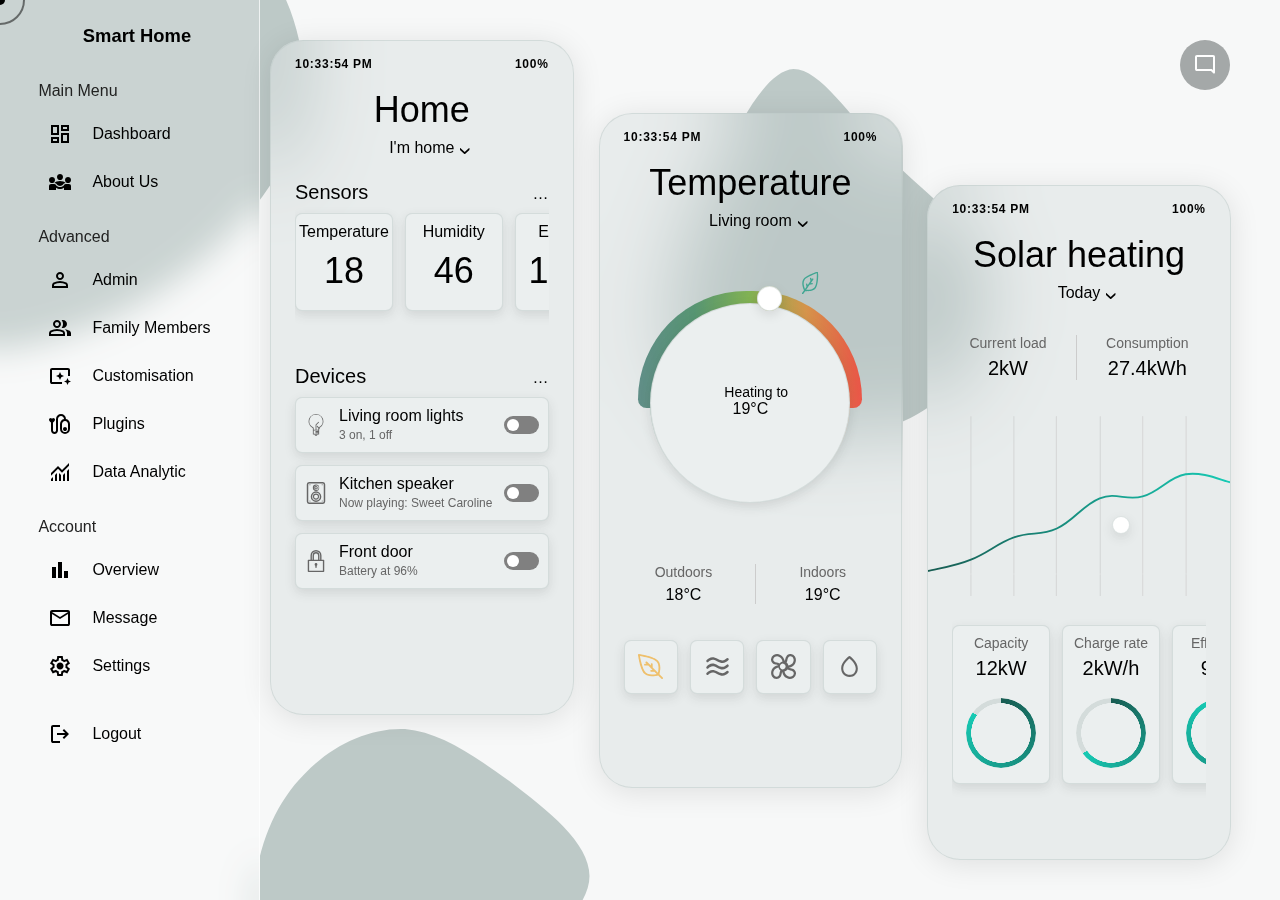
<file: index.html>
<!DOCTYPE html>
<html lang="en">

<head>
  <title>Home App Ui</title>
  <link rel="stylesheet" href="styles.css">
  <meta name="viewport" content="width=device-width, initial-scale=1.0">
  <link rel="stylesheet" href="https://fonts.googleapis.com/css2?family=Material+Symbols+Outlined:opsz,wght,FILL,GRAD@20..48,100..700,0..1,-50..200">
  <link rel="stylesheet" href="https://fonts.googleapis.com/css2?family=Material+Symbols+Outlined:opsz,wght,FILL,GRAD@48,400,0,0" />
    <link rel="stylesheet" href="https://fonts.googleapis.com/css2?family=Material+Symbols+Rounded:opsz,wght,FILL,GRAD@48,400,1,0" />
</head>

<body>

   <!-- Cursor -->

  <div class="cursor-dot" data-cursor-dot></div>
  <div class="cursor-outline" data-cursor-outline></div>

    <!-- Side navbar  -->

  <aside class="sidebar">
    <div class="logo">
      <h2>Smart Home</h2>
    </div>
    <ul class="links">
      <h4>Main Menu</h4>
      <li>
        <span class="material-symbols-outlined">dashboard</span>
        <a href="#">Dashboard</a>
      </li>
      <li>
        <span class="material-symbols-outlined">diversity_3</span>
        <a target="_blank" href="aboutus.html">About Us</a>
      </li>
     
      <hr>
      <h4>Advanced</h4>
      <li>
        <span class="material-symbols-outlined">person</span>
        <a href="#">Admin</a>
      </li>
      <li>
        <span class="material-symbols-outlined">group</span>
        <a href="#">Family Members</a>
      </li>
      <li>
        <span class="material-symbols-outlined">ambient_screen</span>
        <a href="#">Customisation</a>
      </li>
      <li>
        <span class="material-symbols-outlined">pacemaker</span>
        <a href="#">Plugins</a>
      </li>
      <li>
        <span class="material-symbols-outlined">monitoring</span>
        <a href="#"> Data Analytic</a>
      </li>
      <hr>
      <h4>Account</h4>
      <li>
        <span class="material-symbols-outlined">bar_chart</span>
        <a href="#">Overview</a>
      </li>
      <li>
        <span class="material-symbols-outlined">mail</span>
        <a href="#">Message</a>
      </li>
      <li>
        <span class="material-symbols-outlined">settings</span>
        <a href="#">Settings</a>
      </li>
      
      <li class="logout-link">
        <span class="material-symbols-outlined">logout</span>
        <a href="#">Logout</a>
      </li>
    </ul>
  </aside>

      <!-- Main Container box -->

  <div class="container">
      <!-- Screen 1 -->

    <div class="screen-1">
      <div class="ui--statusbar">
        <span class="current-time">7:31</span>
        <p class="Bstatus">
          <i class="ri-plug-line"></i>
      </p>
        <span class="Bpercentage">81%</span>
      </div>
      <div class="ui--screen-header">
        <span class="ui--screen-title">Home</span>
        <div class="ui--dropdown-menu">
          <button class="dropdown-toggle arrow">I'm home</button>
          <ul class="dropdown-item">
            <li>Cafe vibes</li>
            <li>I'm leaving</li>
            <li>Good morning</li>
            <li>Good night</li>
          </ul>
        </div>
      </div>
      <div class="ui--screen-section">
        <div class="ui--section-title">
          <span>Sensors</span>
          <div class="ui--dropdown-menu">
            <button class="dropdown-toggle">&hellip;</button>
            <ul class="dropdown-item right">
              <li>Refresh</li>
              <li>Manage sensors</li>
            </ul>
          </div>
        </div>
        <div class="ui--horizontal-scroll">
          <div class="ui--card ui--card-square">
            <span class="ui-card--title">Temperature</span>
            <span class="ui-card--value1">18</span>
          </div>
          <div class="ui--card ui--card-square">
            <span class="ui-card--title">Humidity</span>
            <span class="ui-card--value2">46</span>
          </div>
          <div class="ui--card ui--card-square">
            <span class="ui-card--title">Energy</span>
            <span class="ui-card--value">17<span class="suffix">kWh</span></span>
          </div>
        </div>
      </div>
      <div class="ui--screen-section">
        <div class="ui--section-title">
          <span>Devices</span>
          <div class="ui--dropdown-menu">
            <button class="dropdown-toggle">&hellip;</button>
            <ul class="dropdown-item right">
              <li>Refresh</li>
              <li>Manage devices</li>
            </ul>
          </div>
        </div>
        <div class="ui--stack">
          <div class="ui--card">
            <div class="ui-card--icon icon-lightbulb"></div>
            <div>
              <span class="ui-card--title">Living room lights</span>
              <span class="ui-card--subtitle">3 on, 1 off</span>
            </div>
            <div class="ui--toggle">
              <input type="checkbox" id="living-room-lights" />
              <label for="living-room-lights">Toggle</label>
            </div>
          </div>
          <div class="ui--card">
            <div class="ui-card--icon icon-speaker"></div>
            <div>
              <span class="ui-card--title">Kitchen speaker</span>
              <span class="ui-card--subtitle">Now playing: Sweet Caroline</span>
            </div>
            <div class="ui--toggle">
              <input type="checkbox" id="kitchen-speaker" />
              <label for="kitchen-speaker">Toggle</label>
            </div>
          </div>
          <div class="ui--card">
            <div class="ui-card--icon icon-lock"></div>
            <div>
              <span class="ui-card--title">Front door</span>
              <span class="ui-card--subtitle">Battery at 96%</span>
            </div>
            <div class="ui--toggle">
              <input type="checkbox" id="front-door" />
              <label for="front-door">Toggle</label>
            </div>
          </div>
        </div>
      </div>
    </div>

      <!-- Screen 2 -->

    <div class="screen-2">
      <div class="ui--statusbar">
        <span class="current-time">7:31</span>
        <span class="Bpercentage">81%</span>
      </div>
      <div class="ui--screen-header">
        <span class="ui--screen-title">Temperature</span>
        <div class="ui--dropdown-menu">
          <button class="dropdown-toggle arrow">Living room</button>
          <ul class="dropdown-item">
            <li>Kitchen</li>
            <li>Dining room</li>
            <li>Master bedroom</li>
            <li>Office</li>
          </ul>
        </div>
      </div>
      <div class="ui--screen-section">
        <div class="ui--dial-wrapper">
          <div class="ui-dial--outer">
            <div id="range--selector"></div>
            <div id="range"></div>
          </div>
          <div class="ui--dial-inner">
            <span class="ui--dial-status">&nbsp;&nbsp;&nbsp;Heating to</span>
            <span class="ui--dial-value3">19<span class="suffix">°C</span>
          </div>
        </div>
      </div>
      <div class="ui--screen-section">
        <div class="ui--stack-horizontal" style="margin-top: 36px">
          <div class="ui--detail">
            <span class="ui--detail-title">Outdoors</span>
            <span class="ui--detail-value1">18<span class="suffix">°C</span></span>
          </div>
          <div class="vertical-separator"></div>
          <div class="ui--detail">
            <span class="ui--detail-title">Indoors</span>
            <span class="ui--detail-value2">19<span class="suffix">°C</span></spa>
          </div>
        </div>
      </div>
      <div class="ui--screen-section">
        <div class="ui--stack-horizontal" style="margin-top: 36px">
          <div class="ui--card ui--card-square-sm">
            <div class="ui--button">
              <input type="checkbox" id="eco-mode" checked>
              <label for="eco-mode" class="icon-eco">Eco mode</label>
            </div>
          </div>
          <div class="ui--card ui--card-square-sm">
            <div class="ui--button">
              <input type="checkbox" id="air-flow">
              <label for="air-flow" class="icon-air">Air flow</label>
            </div>
          </div>
          <div class="ui--card ui--card-square-sm">
            <div class="ui--button">
              <input type="checkbox" id="fan-speed">
              <label for="fan-speed" class="icon-fan">Fan speed</label>
            </div>
          </div>
          <div class="ui--card ui--card-square-sm">
            <div class="ui--button">
              <input type="checkbox" id="humidity">
              <label for="humidity" class="icon-water">Humidity</label>
            </div>
          </div>
        </div>
      </div>
    </div>

    <!-- Screen 3 -->

    <div class="screen-3">
      <div class="ui--statusbar">
        <span class="current-time">7:31</span>
        <span class="Bpercentage">81%</span>
      </div>
      <div class="ui--screen-header">
        <span class="ui--screen-title">Solar heating</span>
        <div class="ui--dropdown-menu">
          <button class="dropdown-toggle arrow">Today</button>
          <ul class="dropdown-item">
            <li>Yesterday</li>
            <li>This week</li>
            <li>Last week</li>
            <li>This month</li>
          </ul>
        </div>
      </div>
      <div class="ui--screen-section">
        <div class="ui--screen-section">
          <div class="ui--stack-horizontal">
            <div class="ui--detail">
              <span class="ui--detail-title">Current load</span>
              <span class="ui--detail-value">2<span class="suffix">kW</span></span>
            </div>
            <div class="vertical-separator"></div>
            <div class="ui--detail">
              <span class="ui--detail-title">Consumption</span>
              <span class="ui--detail-value">27.4<span class="suffix">kWh</span></spa>
            </div>
          </div>
        </div>
        <div class="ui--screen-section">
          <div class="ui--graph"></div>
          <div class="ui-graph--marker"></div>
        </div>
        <div class="ui--screen-section">
          <div class="ui--horizontal-scroll">
            <div class="ui--card ui--card-square">
              <div class="ui--detail">
                <span class="ui--detail-title">Capacity</span>
                <span class="ui--detail-value">12<span class="suffix">kW</span></spa>
              </div>
              <div class="ui--chart-pie" style="--p:85">
                <span>85%</span>
              </div>
            </div>
            <div class="ui--card ui--card-square">
              <div class="ui--detail">
                <span class="ui--detail-title">Charge rate</span>
                <span class="ui--detail-value">2<span class="suffix">kW/h</span></spa>
              </div>
              <div class="ui--chart-pie" style="--p:65">
                <span>4h<br />to full</span>
              </div>
            </div>
            <div class="ui--card ui--card-square">
              <div class="ui--detail">
                <span class="ui--detail-title">Efficiency</span>
                <span class="ui--detail-value">95<span class="suffix">%</span></spa>
              </div>
              <div class="ui--chart-pie" style="--p:95">
                <span>95%</span>
              </div>
            </div>
          </div>
        </div>
      </div>
    </div>

        <!-- Chatbot -->
    
   <button class="chatbot-toggler">
    <span class="material-symbols-rounded">mode_comment</span>
    <span class="material-symbols-outlined">close</span>
  </button>
  <div class="chatbot">
    <header>
      <h2>Chatbot</h2>
      <span class="close-btn material-symbols-outlined">close</span>
    </header>
    <ul class="chatbox">
      <li class="chat incoming">
        <span class="material-symbols-outlined">smart_toy</span>
        <p>Hi there 👋<br>How can I help you today?</p>
      </li>
    </ul>
    <div class="chat-input">
      <textarea placeholder="Enter a message..." spellcheck="false" required></textarea>
      <span id="send-btn" class="material-symbols-rounded">send</span>
    </div>
    
  </div>
 

</body>
<script src="script.js"></script>

</html>
</file>
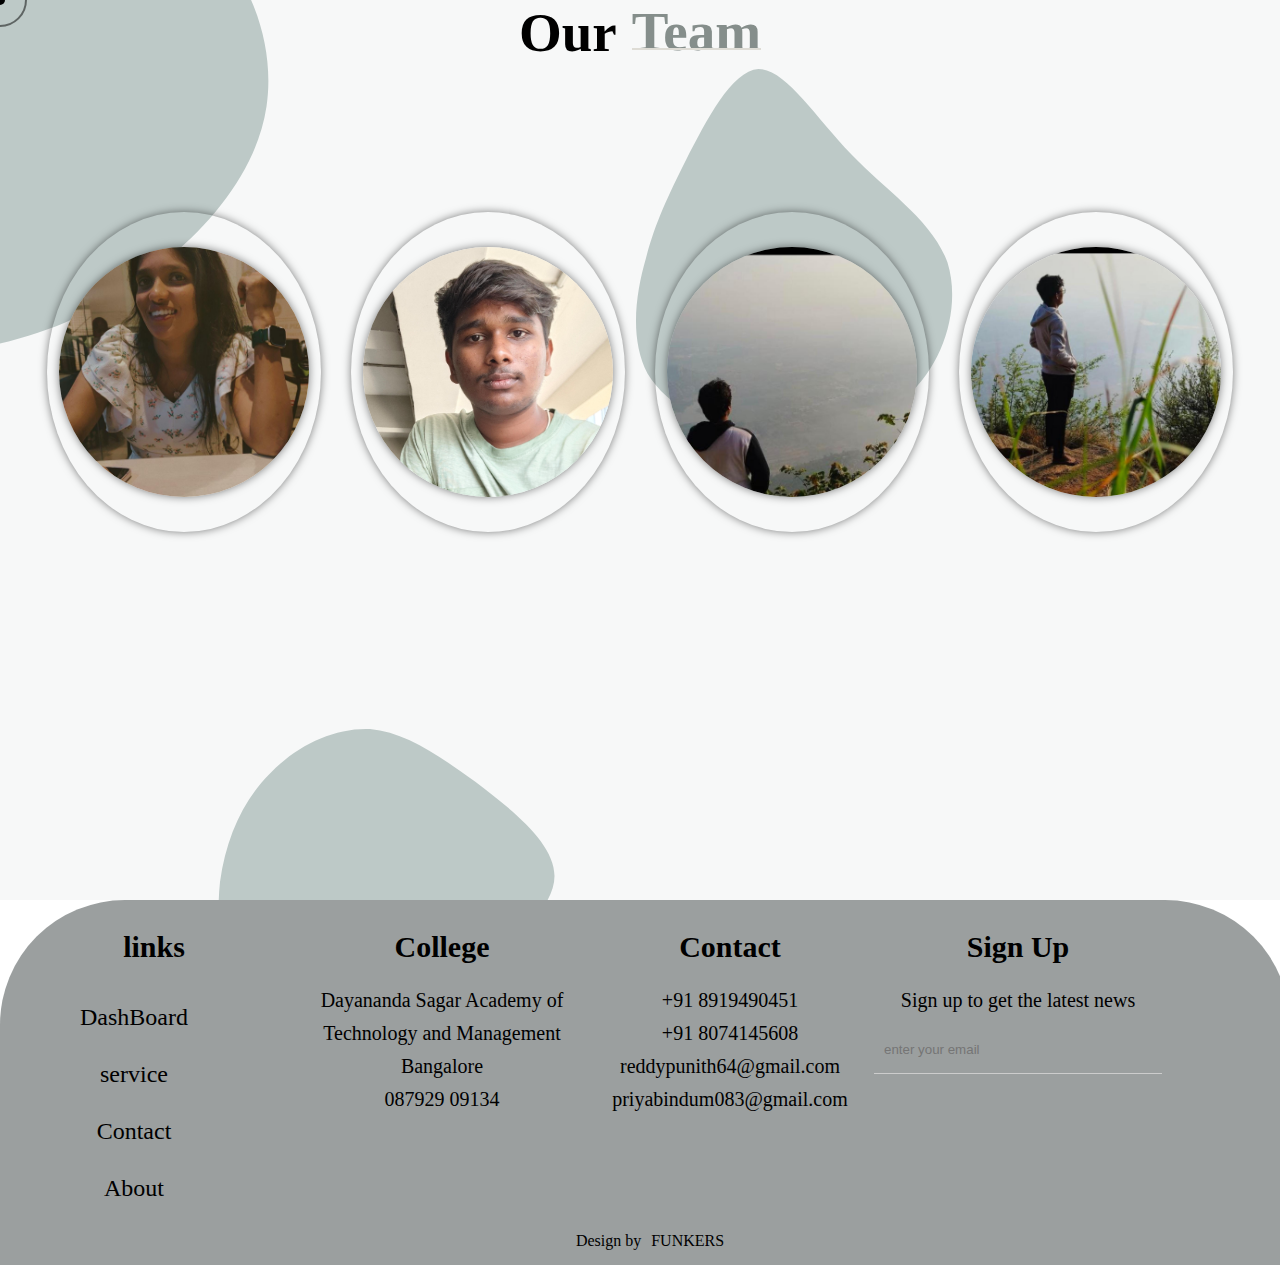
<file: aboutus.html>
<!DOCTYPE html>
<html lang="en">
<head>
    <meta charset="UTF-8">
    <meta name="viewport" content="width=device-width, initial-scale=1.0">
    <title>About Us</title>
    <link rel="stylesheet" href="aboutus.css">
    <link rel="stylesheet" href="https://cdnjs.cloudflare.com/ajax/libs/font-awesome/6.1.1/css/all.min.css" integrity="sha512-KfkfwYDsLkIlwQp6LFnl8zNdLGxu9YAA1QvwINks4PhcElQSvqcyVLLD9aMhXd13uQjoXtEKNosOWaZqXgel0g==" crossorigin="anonymous" referrerpolicy="no-referrer" />
    <link rel="stylesheet" href="https://fonts.googleapis.com/css2?family=Material+Symbols+Outlined:opsz,wght,FILL,GRAD@24,400,0,0" />
</head>
<body>
    <!--Profile boxes-->

     <div class="team">
        <h1>Our<span>Team</span></h1>

        <div class="team_box">
            <div class="profile">
                <img src="WhatsApp Image 2023-12-20 at 17.38.14_94f8470b.jpg">

                <div class="info">
                    <h2 class="name">Bindu Priya M</h2>
                    <p class="bio">Intern @Varcons Technology</p>

                    <div class="team_icon">
                        <i class="fa-brands fa-facebook-f"></i>
                        <i class="fa-brands fa-twitter"></i>
                        <i class="fa-brands fa-instagram"></i>
                    </div>

                </div>

            </div>

            <div class="profile">
                <img src="WhatsApp Image 2023-12-20 at 17.48.30_6d431e93.jpg">

                <div class="info">
                    <h2 class="name">Punith CV</h2>
                    <p class="bio">Intern @Varcons Technology</p>

                    <div class="team_icon">
                        <i class="fa-brands fa-facebook-f"></i>
                        <i class="fa-brands fa-twitter"></i>
                        <i class="fa-brands fa-instagram"></i>
                    </div>

                </div>

            </div>

            <div class="profile">
                <img src="WhatsApp Image 2023-12-20 at 17.28.52_a19c6826.jpg">

                <div class="info">
                    <h2 class="name">Nithin B</h2>
                    <p class="bio">Intern @Varcons Technology</p>

                    <div class="team_icon">
                        <i class="fa-brands fa-facebook-f"></i>
                        <i class="fa-brands fa-twitter"></i>
                        <i class="fa-brands fa-instagram"></i>
                    </div>

                </div>

            </div>

            <div class="profile">
                <img src="WhatsApp Image 2023-12-20 at 17.28.44_ec33f3d6.jpg">

                <div class="info">
                    <h2 class="name">Gowtham G</h2>
                    <p class="bio">Intern @Varcons Technology</p>

                    <div class="team_icon">
                        <i class="fa-brands fa-facebook-f"></i>
                        <i class="fa-brands fa-twitter"></i>
                        <i class="fa-brands fa-instagram"></i>
                    </div>

                </div>

            </div>

        </div>

    </div> 



    <!--Footer-->

     <footer>
        <div class="footer_main">

            <div class="footer_tag">
                <h2>links</h2>
                <ul>
                    <li><a href="index.html">DashBoard</a></li>
                    <li><a href="#">service</a></li>
                    <li><a href="#">Contact</a></li>
                    <li><a href="#">About</a></li>
                </ul>
            </div>

            <div class="footer_tag">
                <h2>College</h2>
                <p>Dayananda Sagar Academy of</p>
                <p>Technology and Management</p>
                <p>Bangalore</p>
                
                <p>087929 09134</p>
            </div>

            <div class="footer_tag">
                <h2>Contact</h2>
                <p>+91 8919490451</p>
                <p>+91 8074145608</p>
                <p>reddypunith64@gmail.com</p>
                <p>priyabindum083@gmail.com</p>
            </div>

            <div class="footer_tag">
                <h2>Sign Up</h2>
                <p>Sign up to get the latest news</p>
                <br>
                <form name="submit-to-google-sheet">
                    <i class="far fa-envelope"></i>
                    <input type="email" name="Email" placeholder="enter your email" required>
                    <button type="submit"><i class="fas fa-arrow-right"></i></button>
                </form>
                <span id="msg"></span>
                <div class="social-icons">
                    <a target="_blank" href="https://www.facebook.com/61554023110094/posts/pfbid025YMNTtDhntamPYZVPBUD2sGSM8vbseqttsdUV4xYk8YyxeYpzpUPNeYRmYXdnVhNl/?d=w&mibextid=0cALme"><i class="fab fa-facebook-f"></i></a>
                    <a target="_blank" href="https://twitter.com/Akshar08117979?t=tKH-zNq8m2YEEro3xfCcoA&s=08"><i class="fab fa-twitter"></i></a>
                    <a target="_blank" href="https://web.whatsapp.com/"><i class="fab fa-whatsapp"></i></a>
                    <a target="_blank" href="https://instagram.com/abhinav_r_bharadwaj12?igshid=MzMyNGUyNmU2YQ%3D%3D&utm_source=qr"><i class="fab fa-instagram"></i></a>
                </div>
            </div>

        </div>

        <p class="end">Design by<span><i class="fa-solid fa-face-grin"></i> FUNKERS</span></p>

    </footer>  




    <div class="cursor-dot" data-cursor-dot></div>
    <div class="cursor-outline" data-cursor-outline></div>

    <!-- javascricpt part -->
    
    <script>

            // Sign Up email to store the data in google sheets

        const scriptURL = 'https://script.google.com/macros/s/AKfycbwimZtPUrakbEPmQ64g605kpibl4486om_KlBpNJ7mSr-QGbCGhS9vN7AsozIasPqHwvA/exec'
        const form = document.forms['submit-to-google-sheet']
        const msg = document.getElementById("msg")

        form.addEventListener('submit', e => {
          e.preventDefault()
          fetch(scriptURL, { method: 'POST', body: new FormData(form)})
            .then(response => {
                msg.innerHTML = "Thanks for Subscribing!"
                setTimeout(function(){
                    msg.innerHTML = ""
                },5000)
                form.reset()
            })
            .catch(error => console.error('Error!', error.message))
        })


            // Cursor Animation


        const cursorDot = document.querySelector("[data-cursor-dot]");
        const cursorOutline = document.querySelector("[data-cursor-outline]");

        window.addEventListener("mousemove", function (e){
            const posX = e.clientX;
            const posY = e.clientY;

            cursorDot.style.left = `${posX}px`;
            cursorDot.style.top = `${posY}px`;

            cursorOutline.animate({
                left: `${posX}px`,
                top: `${posY}px`
            }, { duration: 500, fill: "forwards"});
        });


      </script>

</body>
</html>
</file>
<file: styles.css>
@charset "UTF-8";
@import url("https://fonts.googleapis.com/css2?family=Poppins:wght@400;500;600;700&display=swap");


:root {
--primary-bg: #f4f4f4;
--primary-fg: #ebefef;
--primary-shadow: #d3e3e0;
--primary-border: rgba(189, 201, 199, 0.5);
--secondary-shadow: 0 4px 12px rgba(0, 0, 0, 0.1);
}

* {
box-sizing: border-box;
margin: 0;
padding: 0;
}

*:focus {
outline: none;
}

/* scrollbar section  */

::-webkit-scrollbar {
width: 14px;
height: 11px;
}

::-webkit-scrollbar-thumb {
height: 6px;
border: 4px solid rgba(0, 0, 0, 0);
background-clip: padding-box;
background-color: rgba(0, 0, 0, 0.2);
-webkit-border-radius: 7px;
-webkit-box-shadow: inset -1px -1px 0px rgba(0, 0, 0, 0.05), inset 1px 1px 0px rgba(0, 0, 0, 0.05);
}

::-webkit-scrollbar-button {
display: none;
width: 0;
height: 0;
}

::-webkit-scrollbar-corner {
background-color: transparent;
}

/* body */

html,
body {
width: 100%;
height: 100vh;
background-color: var(--primary-bg);
margin: 0;
font-family: system, -apple-system, ".SFNSText-Regular", "San Francisco", "Roboto", "Segoe UI", "Helvetica Neue", "Lucida Grande", sans-serif;
font-size: 16px;
cursor: none; 
scroll-behavior: smooth;

}

/* sidebar navigation */

.sidebar {
  position: fixed;
  top: 0;
  left: 0;
  width: 110px;
  height: 100%;
  display: flex;
  align-items: center;
  flex-direction: column;
  background: rgba(255, 255, 255, 0.2);
  backdrop-filter: blur(17px);
  --webkit-backdrop-filter: blur(17px);
  border-right: 1px solid rgba(255, 255, 255, 0.7);
  transition: width 0.3s ease;
}
.sidebar:hover {
  width: 260px;
}
.sidebar .logo {
  color: #000;
  display: flex;
  align-items: center;
  padding: 25px 10px 15px;
}
.logo img {
  width: 43px;
  border-radius: 50%;
}
.logo h2 {
  font-size: 1.15rem;
  font-weight: 600;
  margin-left: 15px;
  display: none;
}
.sidebar:hover .logo h2 {
  display: block;
}
.sidebar .links {
  list-style: none;
  margin-top: 20px;
  overflow-y: auto;
  scrollbar-width: none;
  height: calc(100% - 140px);
}
.sidebar .links::-webkit-scrollbar {
  display: none;
}
.links li {
  display: flex;
  border-radius: 4px;
  align-items: center;
}
.links li:hover {
  cursor: pointer;
  background: #fff;
}
.links h4 {
  color: #222;
  font-weight: 500;
  display: none;
  margin-bottom: 10px;
}
.sidebar:hover .links h4 {
  display: block;
}
.links hr {
  margin: 10px 8px;
  border: 1px solid #4c4c4c;
}
.sidebar:hover .links hr {
  border-color: transparent;
}
.links li span {
  padding: 12px 10px;
}
.links li a {
  padding: 10px;
  color: #000;
  display: none;
  font-weight: 500;
  white-space: nowrap;
  text-decoration: none;
}
.sidebar:hover .links li a {
  display: block;
}
.links .logout-link {
  margin-top: 20px;
}

/* cursor animation */

.cursor-dot{
  width: 10px;
  height: 10px;
  background-color: #000000;
}
.cursor-outline{
  width: 50px;
  height: 50px;
  border: 2px solid hsla(0, 100%, 0%, 0.5);
}
.cursor-dot,
.cursor-outline{
  position: fixed;
  top: 0;
  left: 0;
  transform: translate(-50%,-50%);
  border-radius: 50%;
  z-index: 1;
  pointer-events: none;
}

/* main container box */

.container {
width: 100%;
height: 900px;
padding-top: 40px;
padding-left: 270px;
padding-right: 40px;
padding-bottom: 40px;
box-shadow: 1px 2px 29px 2px var(--primary-shadow);
display: grid;
grid-template-columns: 0.33fr 0.33fr 0.33fr;
grid-template-rows: 1fr;
gap: 0px 25px;
grid-template-areas: "screen-1 screen-2 screen-3";
background-image: url("data:image/svg+xml,%3Csvg xmlns='http://www.w3.org/2000/svg' viewBox='0 0 900 600'%3E %3Cpath fill='%23f7f8f8' d='M0 0h900v600H0z'/%3E %3Cpath fill='%23BDC9C7' d='M147-53c38 24 61 77 54 124s-44 87-82 114c-38 28-78 43-124 49-45 6-96 1-115-26-19-28-6-79-3-127s-5-94 14-117S-44-60 5-64c50-4 104-12 142 11Zm444 156c24 25 54 44 64 72 9 29-2 67-27 89-24 23-62 30-96 26s-64-19-77-41c-12-23-8-53-1-77 6-23 14-40 27-66 13-25 30-59 48-60 18 0 37 31 62 57ZM340 521c25 19 53 41 53 63s-28 44-53 54-47 8-74 13-58 17-77 7c-18-11-22-42-19-70 4-29 15-54 33-72 18-19 43-31 67-30 23 2 45 17 70 35Z'/%3E %3C/svg%3E");
background-size: cover;
min-height: 100vh;

}

/* 3 screen cards */

.screen-1,
.screen-2,
.screen-3 {
backdrop-filter: blur(40px);
background: rgba(189, 201, 199, 0.25);
border-radius: 16px;
box-shadow: 0 4px 30px rgba(0, 0, 0, 0.1);
border: 1px solid var(--primary-border);
height: 675px;
border-radius: 33px;
padding: 16px 24px;
overflow: hidden;
}

.screen-1 {
grid-area: screen-1;
align-self: start;
}

.screen-2 {
grid-area: screen-2;
align-self: center;
}

.screen-3 {
grid-area: screen-3;
align-self: end;
}

 /* status bar */

 .ui--statusbar {
display: flex;
flex-direction: row;
justify-content: space-between;
}

.ui--statusbar span {
font-size: 12px;
font-weight: bold;
letter-spacing: 0.75px;
}

.ui--screen-header {
display: flex;
flex-direction: column;
justify-content: center;
align-items: center;
padding: 18px 0 24px 0;
}

.ui--screen-title {
font-size: 36px;
margin-bottom: 8px;
pointer-events: none;
}

.ui--dropdown-menu {
position: relative;
}

.ui--dropdown-menu:focus-within .dropdown-item {
display: block;
}

.ui--dropdown-menu .dropdown-toggle {
all: unset;
font-size: 16px;
position: relative;
cursor: pointer;
}

.ui--dropdown-menu .dropdown-toggle.arrow::after {
content: "›";
position: absolute;
transform: rotate(90deg);
right: -16px;
bottom: -8px;
font-size: 24px;
}

.ui--dropdown-menu .dropdown-toggle.arrow:focus::after {
transform: rotate(270deg);
right: -10px;
}

.ui--dropdown-menu .dropdown-item {
position: absolute;
top: 0;
left: 50%;
transform: translateX(-50%);
width: 150px;
display: none;
z-index: 3;
transition: all 0.5s ease;
list-style: none;
margin: 36px 0 0 0;
padding: 0;
text-align: center;
background: var(--primary-fg);
box-shadow: var(--secondary-shadow);
border: 1px solid var(--primary-border);
border-radius: 7px;
backdrop-filter: blur(40px);
}

.ui--dropdown-menu .dropdown-item.right {
right: -80px;
left: unset;
text-align: left;
}

.ui--dropdown-menu .dropdown-item li {
padding: 8px 12px;
margin: 6px 0;
cursor: pointer;
line-height: 1;
font-size: 16px;
}

.ui--screen-section+.ui--screen-section {
margin-top: 36px;
}

.ui--screen-section .ui--section-title {
font-size: 20px;
display: flex;
flex-direction: row;
justify-content: space-between;
}

.ui--horizontal-scroll {
display: flex;
overflow-x: scroll;
padding: 9px 9px 18px 0;
column-gap: 12px;
}

.ui--card {
display: flex;
flex-direction: row;
align-items: center;
backdrop-filter: blur(40px);
width: 100%;
padding: 9px;
background: var(--primary-fg);
box-shadow: var(--secondary-shadow);
border: 1px solid var(--primary-border);
border-radius: 7px;
}

.ui--card.ui--card-square {
flex-direction: column;
aspect-ratio: 1/1;
min-width: 40%;
}

.ui--card.ui--card-square-sm {
flex-direction: column;
aspect-ratio: 1/1;
justify-content: center;
}

.ui--card.ui--card-square-sm .ui-card--icon {
width: 25px;
height: 25px;
}

.ui--card.ui--card-square-sm .ui-card--icon.active {
filter: sepia(1) brightness(1.25) contrast(2.5);
}

.ui--card .ui-card--title {
margin-top: 0;
display: block;
pointer-events: none;
}

.ui--card .ui-card--subtitle {
color: #666;
font-size: 12px;
pointer-events: none;
}

.ui--card .ui-card--value {
margin: auto;
font-size: 36px;
pointer-events: none;
}

.ui--card .ui-card--value .suffix {
font-size: 14px;
vertical-align: super;
margin-left: 2px;
}
.ui--card .ui-card--value1 {
margin: auto;
font-size: 36px;
pointer-events: none;
}
  
.ui--card .ui-card--value2 {
margin: auto;
font-size: 36px;
pointer-events: none;
}
    
.ui--card .ui-card--icon {
font-size: 0px;
width: 22px;
height: 22px;
}

.ui--stack .ui--card .ui-card--icon {
margin-right: 12px;
}

.ui--stack .ui--card .ui--toggle {
margin-left: auto;
}

.ui--stack-horizontal {
display: flex;
flex-direction: row;
justify-content: space-evenly;
column-gap: 12px;
margin: 9px 0;
}

.ui--stack-horizontal .vertical-separator {
width: 1px;
background: #ccc;
}

.ui--stack {
display: flex;
flex-direction: column;
row-gap: 12px;
margin: 9px 0;
}

.ui--toggle input[type=checkbox] {
height: 0;
width: 0;
visibility: hidden;
float: left;
}

.ui--toggle label {
cursor: pointer;
text-indent: -9999px;
width: 35px;
height: 18px;
background: grey;
display: block;
border-radius: 35px;
position: relative;
}

.ui--toggle label:after {
content: "";
position: absolute;
top: 3px;
left: 3px;
width: 12px;
height: 12px;
background: #fff;
border-radius: 18px;
transition: 0.3s;
}

.ui--toggle input:checked+label {
background: #e27708;
}

.ui--toggle input:checked+label:after {
left: calc(100% - 3px);
transform: translateX(-100%);
}

.ui--toggle label:active:after {
width: 16px;
}

.ui--button input[type=checkbox] {
height: 0;
width: 0;
visibility: hidden;
float: left;
}

.ui--button label {
cursor: pointer;
text-indent: -9999px;
width: 25px;
height: 25px;
display: block;
position: relative;
}

.ui--button input:checked+label {
filter: sepia(1) brightness(1.25) contrast(2.5);
}

.ui--dial-wrapper {
height: 250px;
display: flex;
flex-direction: row;
justify-content: center;
margin-top: 24px;
position: relative;
}

.ui-dial--outer {
position: relative;
}

#range--selector {
position: absolute;
width: 25px;
height: 25px;
background: #fff;
box-shadow: var(--secondary-shadow);
backdrop-filter: blur(40px);
border: 1px solid var(--primary-border);
top: 8px;
left: 52.5%;
border-radius: 50%;
z-index: 2;
cursor: pointer;
}

#range--selector::before {
content: "18°C";
color: #666;
font-size: 14px;
position: absolute;
top: -28px;
opacity: 0;
transition: opacity 0.2s;
}

#range--selector:hover::before {
opacity: 1;
}

#range {
position: relative;
width: 250px;
height: 125px;
border-radius: 125px 125px 10px 10px;
border: 30px solid transparent;
background-clip: padding-box;
border-bottom: 0;
}

#range::before {
content: "";
position: absolute;
top: -12px;
right: -12px;
bottom: 0;
left: -12px;
z-index: -1;
margin: -5px;
border-radius: inherit;
background: linear-gradient(to right, #185c52, #18723e, #62a613, #e27708, #ff1400);
opacity: 0.65;
}

#range::after {
content: "";
position: absolute;
top: -35px;
right: 25px;
height: 20px;
width: 20px;
color: #666;
transform: rotate(80deg);
background-image: url("data:image/svg+xml,%3Csvg xmlns='http://www.w3.org/2000/svg' xml:space='preserve' viewBox='0 0 297 297'%3E %3Cpath fill='%2342a693' d='m294 279-39-39c6-25 27-119-19-164C186 26 19 1 12 0 9 0 5 1 3 3s-3 6-3 9c1 7 26 174 76 224 19 19 49 29 88 29 33 0 63-7 76-10l39 39a10 10 0 0 0 15 0c4-4 4-11 0-15zm-130-35c-34 0-58-8-73-23-19-18-37-61-52-122-8-31-13-59-16-76 17 3 45 8 76 16 61 15 104 33 122 52 32 32 23 99 16 131l-63-63v-40a10 10 0 0 0-21 0v19l-48-48a11 11 0 0 0-15 15l11 11H83a10 10 0 0 0 0 21h39l52 52h-18a10 10 0 0 0 0 21h39l27 27c-14 3-36 7-58 7z'/%3E %3C/svg%3E");
}

.ui--dial-inner {
display: flex;
flex-direction: column;
justify-content: center;
align-items: center;
backdrop-filter: blur(40px);
position: absolute;
top: 25px;
left: 50%;
transform: translateX(-50%);
width: 200px;
height: 200px;
border-radius: 50%;
background: var(--primary-fg);
box-shadow: var(--secondary-shadow);
border: 1px solid var(--primary-border);
pointer-events: none;
}

.ui--dial-status {
font-size: 14px;
margin-top: -4px;
}

.ui--dial-value {
display: flex;
flex-direction: row;
align-items: center;
font-size: 56px;
line-height: 1;
}

.ui--dial-value .suffix {
font-size: 18px;
width: 0px;
float: right;
margin-top: 9px;
margin-left: 3px;
}

.ui--detail {
text-align: center;
}

.ui--detail .ui--detail-title {
display: block;
font-size: 14px;
color: #666;
margin-bottom: 6px;
}

.ui--detail .ui--detail-value {
font-size: 20px;
}

.ui--graph {
position: relative;
margin: 16px -24px -16px -24px;
width: calc(100% + 48px);
height: 180px;
background-image: url("data:image/svg+xml,%3Csvg xmlns='http://www.w3.org/2000/svg' xmlns:xlink='http://www.w3.org/1999/xlink' viewBox='0 0 640 334'%3E %3Cdefs%3E %3ClinearGradient id='a'%3E %3Cstop offset='0' stop-color='%23185c52'/%3E %3Cstop offset='1' stop-color='%2317cab4'/%3E %3C/linearGradient%3E %3ClinearGradient xlink:href='%23a' id='b' x1='-.3' x2='640.3' y1='224.9' y2='224.9' gradientUnits='userSpaceOnUse'/%3E %3C/defs%3E %3Cpath fill='none' stroke='%23ccc' stroke-width='1.5' d='M182 0v334M272 0v334M365 0v334M91 0v334'/%3E %3Cpath fill='none' d='M0 328c18-5 55-9 91-24 36-14 55-34 91-47 36-14 55-2 91-19 36-16 55-50 91-64s55 6 91-4 55-41 91-47 73 13 91 17'/%3E %3Cpath fill='none' stroke='%23ccc' stroke-width='1.5' d='M455 0v334M547 0v334'/%3E %3Cpath fill='none' stroke='url(%23b)' stroke-width='4' d='M0 328c18-5 55-9 91-24 36-14 55-34 91-47 36-14 55-2 91-19 36-16 55-50 91-64s55 6 91-4 55-41 91-47 76 13 94 17'/%3E %3C/svg%3E");
background-size: contain;
}

.ui-graph--marker {
backdrop-filter: blur(40px);
content: "";
position: absolute;
width: 18px;
height: 18px;
background: #fff;
box-shadow: var(--secondary-shadow);
border: 1px solid var(--primary-border);
top: 49%;
left: 61%;
border-radius: 50%;
z-index: 2;
cursor: pointer;
}

.ui-graph--marker::after {
content: "8.021 kWh";
opacity: 0;
width: max-content;
position: absolute;
top: -50px;
left: 50%;
transform: translateX(-50%);
transition: opacity 0.2s;
}

.ui-graph--marker:hover::after {
opacity: 1;
}

.ui--chart-pie {
width: 70px;
aspect-ratio: 1/1;
position: relative;
display: inline-grid;
margin: 18px 6px 6px;
place-content: center;
color: #666;
text-align: center;
font-size: 14px;
cursor: pointer;
}

.ui--chart-pie span {
opacity: 0;
transition: opacity 0.2s;
}

.ui--chart-pie:hover span {
opacity: 1;
}

.ui--chart-pie::before {
content: "";
position: absolute;
border-radius: 50%;
}

.ui--chart-pie::before {
inset: 0;
background: conic-gradient(#185c52 0%, #17cab4 calc(var(--p) * 1%), var(--primary-border) 0);
-webkit-mask-image: radial-gradient(farthest-side, #0000 calc(99% - 5px), #000 calc(100% - 5px));
mask-image: radial-gradient(farthest-side, #0000 calc(99% - 5px), #000 calc(100% - 5px));
}

.icon-lightbulb {
background-image: url("data:image/svg+xml,%3Csvg xmlns='http://www.w3.org/2000/svg' xml:space='preserve' viewBox='0 0 512 512'%3E %3Cpath fill='%23666666' d='M183 329v140c0 6 4 10 10 10h30a33 33 0 0 0 66 0h30c6 0 10-4 10-10V329a172 172 0 1 0-146 0zm73 163c-7 0-13-6-13-13h26c0 7-6 13-13 13zm53-95h-59a10 10 0 0 0 0 20h59v10h-59a10 10 0 0 0 0 21h59v11H203v-73h106ZM256 20a152 152 0 0 1 59 293c-3 2-6 5-6 9v44h-43V257l57-57a10 10 0 0 0-15-14l-59 60c-2 2-3 4-3 7v113h-43v-44c0-4-3-7-6-9a152 152 0 0 1 59-293z'/%3E %3Cpath fill='%23666666' d='m276 294 30 30a10 10 0 0 0 15-15l-30-30a10 10 0 0 0-15 0c-4 4-4 11 0 15zm55 55 3 2a10 10 0 0 0 14-14l-3-3a10 10 0 0 0-14 0c-4 4-4 11 0 15z'/%3E %3C/svg%3E");
}

.icon-speaker {
background-image: url("data:image/svg+xml,%3Csvg xmlns='http://www.w3.org/2000/svg' xml:space='preserve' viewBox='0 0 297 297'%3E %3Cpath fill='%23666' d='M239 0H58a33 33 0 0 0-34 33v231a33 33 0 0 0 34 33h181a33 33 0 0 0 34-33V33a33 33 0 0 0-34-33zm14 264a14 14 0 0 1-14 13H58a14 14 0 0 1-14-13V33a14 14 0 0 1 14-13h181a14 14 0 0 1 14 13v231z'/%3E %3Cpath fill='%23666' d='M149 126a71 71 0 1 0 0 143 71 71 0 0 0 0-143zm0 123a51 51 0 1 1 0-103 51 51 0 0 1 0 103zm0-148a24 24 0 1 0-1-48 24 24 0 0 0 1 48zm0-34a10 10 0 0 1 0 20 10 10 0 0 1 0-20z'/%3E %3Cpath fill='%23666' d='M149 120a43 43 0 1 0-1-86 43 43 0 0 0 1 86zm0-73a31 31 0 1 1-1 61 31 31 0 0 1 1-61zm0 109a41 41 0 0 0-42 41 41 41 0 0 0 83 0 41 41 0 0 0-42-41zm0 68a26 26 0 0 1-27-27 26 26 0 0 1 53 0 26 26 0 0 1-26 27zM67 31a7 7 0 0 0-5 2 7 7 0 0 0 5 12 7 7 0 0 0 5-12 7 7 0 0 0-5-2zm165 0a7 7 0 0 0-5 2 7 7 0 0 0 5 12 7 7 0 0 0 7-7c0-2 0-4-2-5a7 7 0 0 0-5-2zM67 250a7 7 0 0 0-5 3 7 7 0 0 0 5 11 7 7 0 0 0 7-7 7 7 0 0 0-2-4 7 7 0 0 0-5-3zm165 0a7 7 0 0 0-5 3 7 7 0 0 0-2 4 7 7 0 0 0 12 5 7 7 0 0 0 0-9 7 7 0 0 0-5-3z'/%3E %3C/svg%3E");
}

.icon-lock {
background-image: url("data:image/svg+xml,%3Csvg xmlns='http://www.w3.org/2000/svg' viewBox='0 0 512 512'%3E %3Cpath fill='%23666' d='M432 224h-48v-96a128 128 0 0 0-256 0v96H80a16 16 0 0 0-16 16v256a16 16 0 0 0 16 16h352a16 16 0 0 0 16-16V240a16 16 0 0 0-16-16zm-272-96a96 96 0 0 1 192 0v96h-16v-96a80 80 0 0 0-160 0v96h-16v-96zm48 96v-96a48 48 0 0 1 96 0v96h-96zm208 256H96V256h320v224z'/%3E %3Cpath fill='%23666' d='M256 304a32 32 0 0 0-32 32 32 32 0 0 0 16 28v36a16 16 0 0 0 32 0v-36a32 32 0 0 0 16-28 32 32 0 0 0-32-32z'/%3E %3C/svg%3E");
}

.icon-eco {
background-image: url("data:image/svg+xml,%3Csvg xmlns='http://www.w3.org/2000/svg' xml:space='preserve' viewBox='0 0 297 297'%3E %3Cpath fill='%23666666' d='m294 279-39-39c6-25 27-119-19-164C186 26 19 1 12 0 9 0 5 1 3 3s-3 6-3 9c1 7 26 174 76 224 19 19 49 29 88 29 33 0 63-7 76-10l39 39a10 10 0 0 0 15 0c4-4 4-11 0-15zm-130-35c-34 0-58-8-73-23-19-18-37-61-52-122-8-31-13-59-16-76 17 3 45 8 76 16 61 15 104 33 122 52 32 32 23 99 16 131l-63-63v-40a10 10 0 0 0-21 0v19l-48-48a11 11 0 0 0-15 15l11 11H83a10 10 0 0 0 0 21h39l52 52h-18a10 10 0 0 0 0 21h39l27 27c-14 3-36 7-58 7z'/%3E %3C/svg%3E");
}

.icon-air {
background-image: url("data:image/svg+xml,%3Csvg xmlns='http://www.w3.org/2000/svg' viewBox='0 0 20 20'%3E %3Cpath fill='%23666666' d='M2.6 6.4c1.8-1.5 3.2-2.7 7-.6 1.7 1 3.2 1.4 4.4 1.4 2 0 3.5-1.2 4.6-2.2a1 1 0 0 0 .2-1.4 1 1 0 0 0-1.4-.2c-1.8 1.5-3.2 2.7-7 .6-4.9-2.8-7.2-.8-9 .8a1 1 0 0 0-.2 1.4 1 1 0 0 0 1.4.2zm14.8 2.1c-1.8 1.5-3.2 2.7-7 .6-4.9-2.8-7.2-.8-9 .8a1 1 0 0 0-.2 1.4 1 1 0 0 0 1.4.2c1.8-1.5 3.2-2.7 7-.6 1.7 1 3.2 1.4 4.4 1.4 2 0 3.5-1.2 4.6-2.2a1 1 0 0 0 .2-1.4 1 1 0 0 0-1.4-.2zm0 5.1c-1.8 1.5-3.2 2.7-7 .6-4.9-2.8-7.2-.8-9 .8a1 1 0 0 0-.2 1.4 1 1 0 0 0 1.4.2c1.8-1.5 3.2-2.7 7-.6 1.7 1 3.2 1.4 4.4 1.4 2 0 3.5-1.2 4.6-2.2a1 1 0 0 0 .2-1.4 1 1 0 0 0-1.4-.2z'/%3E %3C/svg%3E");
}

.icon-fan {
background-image: url("data:image/svg+xml,%3Csvg xmlns='http://www.w3.org/2000/svg' xml:space='preserve' viewBox='0 0 165 165'%3E %3Cpath fill='%23666' d='M154 104c-8-7-17-8-24-10-5 0-8-1-12-3 19-4 34-14 41-29a48 48 0 0 0-1-45 35 35 0 0 0-27-17c-10-1-21 3-27 11a45 45 0 0 0-10 24l-3 12C87 28 77 13 62 6a48 48 0 0 0-45 1A35 35 0 0 0 0 34a32 32 0 0 0 11 27c8 7 16 8 24 9l12 4c-19 4-34 14-41 29a48 48 0 0 0 1 45 35 35 0 0 0 30 17c10 0 18-4 24-11 7-8 8-17 10-24 0-5 1-8 3-12 4 19 14 34 29 41a46 46 0 0 0 21 6c8 0 16-3 24-7a35 35 0 0 0 17-27c1-10-3-20-11-27zm-72-3a19 19 0 1 1 0-37 19 19 0 0 1 0 37zm27-64c1-6 2-11 6-16a17 17 0 0 1 15-6c6 1 12 4 15 9a33 33 0 0 1 1 31c-5 11-16 18-31 21a34 34 0 0 0-12-20c4-7 5-13 6-19zM21 50a17 17 0 0 1-6-15c1-6 4-12 9-15a33 33 0 0 1 31-1c11 5 18 16 21 30a34 34 0 0 0-20 13c-7-4-13-5-19-6s-11-2-16-6zm35 78c-1 6-2 11-6 16a17 17 0 0 1-15 6 20 20 0 0 1-15-9 33 33 0 0 1-1-31c5-11 16-18 30-21a34 34 0 0 0 13 20c-4 7-5 13-6 19zm94 2a20 20 0 0 1-9 15 33 33 0 0 1-31 1c-11-5-18-16-21-30a34 34 0 0 0 20-13c7 4 13 5 19 6s11 2 16 6a17 17 0 0 1 6 15z'/%3E %3C/svg%3E");
}

.icon-water {
background-image: url("data:image/svg+xml,%3Csvg xmlns='http://www.w3.org/2000/svg' viewBox='0 0 24 24'%3E %3Cpath fill='%23666666' d='M12 22c4.6 0 8-3.5 8-8.2 0-6.3-7.1-11.4-7.4-11.6a1 1 0 0 0-1.2 0C11.1 2.4 4 7.5 4 13.7c0 4.8 3.4 8.3 8 8.3zm0-17.7c1.6 1.3 6 5.2 6 9.5 0 3.6-2.5 6.2-6 6.2s-6-2.6-6-6.3c0-4.2 4.4-8.2 6-9.4z'/%3E %3C/svg%3E");
}

/* Chatbot service  */

.chatbot-toggler {
  position: fixed;
  top: 40px;
  right: 50px;
  outline: none;
  border: none;
  height: 50px;
  width: 50px;
  display: flex;
  cursor: pointer;
  align-items: center;
  justify-content: center;
  border-radius: 50%;
  background:  rgba(82, 87, 87, 0.5);
  transition: all 0.2s ease;
  }
body.show-chatbot .chatbot-toggler {
  transform: rotate(90deg);
  }
.chatbot-toggler span {
    color: #fff;
    position: absolute;
  }
  .chatbot-toggler span:last-child,
  body.show-chatbot .chatbot-toggler span:first-child  {
    opacity: 0;
  }
  body.show-chatbot .chatbot-toggler span:last-child {
    opacity: 1;
  }
  .chatbot {
    position: fixed;
    right: 35px;
    bottom: 90px;
    width: 420px;
    background: #fff;
    border-radius: 15px;
    overflow: hidden;
    opacity: 0;
    pointer-events: none;
    transform: scale(0.5);
    transform-origin: bottom right;
    box-shadow: 0 0 128px 0 rgba(0,0,0,0.1),
                0 32px 64px -48px rgba(0,0,0,0.5);
    transition: all 0.1s ease;
  }
  body.show-chatbot .chatbot {
    opacity: 1;
    pointer-events: auto;
    transform: scale(1);
  }
  .chatbot header {
    padding: 16px 0;
    position: relative;
    text-align: center;
    color: #fff;
    background:  rgba(55, 63, 63, 0.5);
    box-shadow: 0 2px 10px rgba(0,0,0,0.1);
  }
  .chatbot header span {
    position: absolute;
    right: 15px;
    top: 50%;
    display: none;
    cursor: pointer;
    transform: translateY(-50%);
  }
  header h2 {
    font-size: 1.4rem;
  }
  .chatbot .chatbox {
    overflow-y: auto;
    height: 510px;
    padding: 30px 20px 100px;
  }
  .chatbot :where(.chatbox, textarea)::-webkit-scrollbar {
    width: 6px;
  }
  .chatbot :where(.chatbox, textarea)::-webkit-scrollbar-track {
    background: #fff;
    border-radius: 25px;
  }
  .chatbot :where(.chatbox, textarea)::-webkit-scrollbar-thumb {
    background: #ccc;
    border-radius: 25px;
  }
  .chatbox .chat {
    display: flex;
    list-style: none;
  }
  .chatbox .outgoing {
    margin: 20px 0;
    justify-content: flex-end;
  }
  .chatbox .incoming span {
    width: 32px;
    height: 32px;
    color: #fff;
    cursor: default;
    text-align: center;
    line-height: 32px;
    align-self: flex-end;
    background: #724ae8;
    border-radius: 4px;
    margin: 0 10px 7px 0;
  }
  .chatbox .chat p {
    white-space: pre-wrap;
    padding: 12px 16px;
    border-radius: 10px 10px 0 10px;
    max-width: 75%;
    color: #fff;
    font-size: 0.95rem;
    background: #724ae8;
  }
  .chatbox .incoming p {
    border-radius: 10px 10px 10px 0;
  }
  .chatbox .chat p.error {
    color: #721c24;
    background: #f8d7da;
  }
  .chatbox .incoming p {
    color: #000;
    background: #f2f2f2;
  }
  .chatbot .chat-input {
    display: flex;
    gap: 5px;
    position: absolute;
    bottom: 0;
    width: 100%;
    background: #fff;
    padding: 3px 20px;
    border-top: 1px solid #ddd;
  }
  .chat-input textarea {
    height: 55px;
    width: 100%;
    border: none;
    outline: none;
    resize: none;
    max-height: 180px;
    padding: 15px 15px 15px 0;
    font-size: 0.95rem;
  }
  .chat-input span {
    align-self: flex-end;
    color: #724ae8;
    cursor: pointer;
    height: 55px;
    display: flex;
    align-items: center;
    visibility: hidden;
    font-size: 1.35rem;
  }
  .chat-input textarea:valid ~ span {
    visibility: visible;
  }
  @media (max-width: 490px) {
    .chatbot-toggler {
      right: 20px;
      bottom: 20px;
    }
    .chatbot {
      right: 0;
      bottom: 0;
      height: 100%;
      border-radius: 0;
      width: 100%;
    }
    .chatbot .chatbox {
      height: 90%;
      padding: 25px 15px 100px;
    }
    .chatbot .chat-input {
      padding: 5px 15px;
    }
    .chatbot header span {
      display: block;
    }
  }
</file>
<file: aboutus.css>
*{
    margin: 0;
    padding: 0;
  }
 /* cursor animation */

  .cursor-dot{
    width: 10px;
    height: 10px;
    background-color: #000000;
  }
  .cursor-outline{
    width: 50px;
    height: 50px;
    border: 2px solid hsla(0, 100%, 0%, 0.5);
  }
  .cursor-dot,
  .cursor-outline{
    position: fixed;
    top: 0;
    left: 0;
    transform: translate(-50%,-50%);
    border-radius: 50%;
    z-index: 1;
    pointer-events: none;
  }


  /* profile boxes */

.team{
    width: 100%;
    height: 100vh;
    background-image: url("data:image/svg+xml,%3Csvg xmlns='http://www.w3.org/2000/svg' viewBox='0 0 900 600'%3E %3Cpath fill='%23f7f8f8' d='M0 0h900v600H0z'/%3E %3Cpath fill='%23BDC9C7' d='M147-53c38 24 61 77 54 124s-44 87-82 114c-38 28-78 43-124 49-45 6-96 1-115-26-19-28-6-79-3-127s-5-94 14-117S-44-60 5-64c50-4 104-12 142 11Zm444 156c24 25 54 44 64 72 9 29-2 67-27 89-24 23-62 30-96 26s-64-19-77-41c-12-23-8-53-1-77 6-23 14-40 27-66 13-25 30-59 48-60 18 0 37 31 62 57ZM340 521c25 19 53 41 53 63s-28 44-53 54-47 8-74 13-58 17-77 7c-18-11-22-42-19-70 4-29 15-54 33-72 18-19 43-31 67-30 23 2 45 17 70 35Z'/%3E %3C/svg%3E");
    min-height: 100vh; 
    padding-top: 0px;
    background-size: cover;
    background-position: center;
    cursor: none;
}

.team h1{
    display: flex;
    align-items: center;
    justify-content: center;
    font-size: 55px;
    margin-bottom: 30px;
}

.team h1 span{
    color: #858e8b;
    margin-left: 15px;
    font-family: mv boli;
}

.team h1 span::after{
    content: '';
    width: 100%;
    height: 2px;
    background: #dedcd5;
    display: block;
    position: relative;
    bottom: 15px;
}

.team .team_box{
    width: 95%;
    margin: 0 auto;
    display: flex;
    align-items: center;
    justify-content: center;
    position: relative;
    top: 13%;
}

.team .team_box .profile{
    width: 320px;
    height: 320px;
    border-radius: 50%;
    margin: 0 15px;
    display: flex;
    align-items: center;
    justify-content: center;
    position: relative;
    box-shadow: 0 0 8px rgba(0,0,0,0.5);
    transition: 0.4s;
}

.team .team_box .profile:hover{
    border-radius: 20px;
    height: 360px;
}

.team .team_box .profile img{
    width: 250px;
    height: 250px;
    object-fit: cover;
    object-position: center;
    border-radius: 50%;
    cursor: pointer;
    box-shadow: 0 0 8px rgba(0,0,0,0.5);
    z-index: 2;
    transition: 0.4s;
}

.team .team_box .profile:hover img{
    border-radius: 20px;
    margin-top: -230px;
}

.team .team_box .profile .info{
    position: absolute;
    text-align: center;
    top: 25%;
    transition: 0.4s;
}

.team .team_box .profile:hover .info{
    top: 60%;
}

.team .team_box .profile .info .name{
    color: #050505;
    margin-bottom: 15px;
}

.team .team_box .profile .info .bio{
    width: 70%;
    text-align: center;
    margin: 0 auto 10px auto;
}

.team .team_box .profile .info .team_icon i{
    margin: 2px 10px 5px 10px;
    cursor: pointer;
    transition: 0.3s;
    font-size: 20px;

}

.team .team_box .profile .info .team_icon i:hover{
    color: #fac031;
} 



/*Footer*/

footer{
    width: 100%;
    padding: 30px 0 0 10px;
    background:  rgba(55, 63, 63, 0.5);
    cursor: none;
   border-top-left-radius: 125px;
   border-top-right-radius: 125px;
   
}

footer .footer_main{
    display: grid;
    grid-template-columns: 1fr 1fr 1fr 1fr;
    padding-right: 10%; 
   
}

footer .footer_main .footer_tag{
    text-align: center;
}

footer .footer_main .footer_tag h2{
    color: #000;
    margin-bottom: 25px;
    font-size: 30px;
}

footer .footer_main .footer_tag p{
    margin: 10px 0;
    font-size: 1.25em;
}
footer .footer_main .footer_tag a{
    color: #000;
}

footer .footer_main .footer_tag i{
    margin: 0 5px;
    cursor: pointer;
} 

footer .footer_main .social-icons i:hover{
    color: #fac031;
    transform: translate(0, -10px);
}

footer .end{
    display: flex;
    align-items: center;
    justify-content: center;
    padding: 15px;
}

footer .end span{
    color: #000000;
    margin-left: 10px;
}  

   /* signup email  */

form{
    padding-bottom: 15px;
    display: flex;
    align-items: center;
    justify-content: space-between;
    border-bottom: 1px solid #ccc;
    margin-bottom: 50px;
}
form .far{
    font-size: 18px;
    margin-right: 10px;
}
form input{
    width: 100%;
    background: transparent;
    color: #ccc;
    border: 0;
    outline: none;
}
form button{
    background: transparent;
    border: 0;
    outline: none;
    cursor: pointer;

}
form button .fas{
    font-size: 16px;
    color: #ccc;
}
.social-icons .fab{
    width: 40px;
    height: 40px;
    border-radius: 50%;
    text-align: center;
    line-height: 40px;
    font-size: 30px;
} 

 /* links */

ul li{
    list-style: none;
    color: #fff;
}
ul li a{
    text-decoration: none;
    position: relative;
    display: inline-block;
    margin: 15px 0;
    padding-right: 40px;
    font-size: 1.5em;
    color: #000;
    
}
</file>
